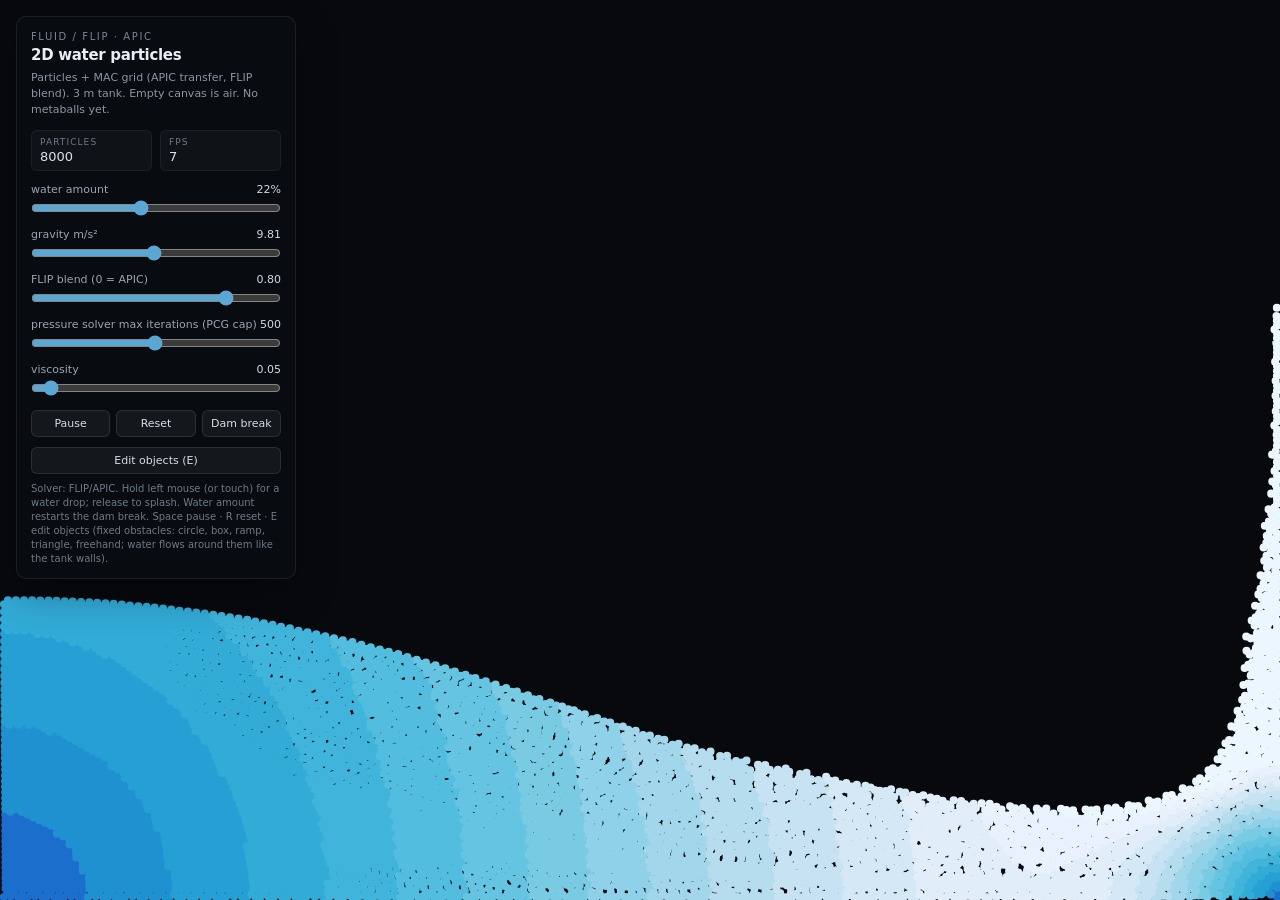
<file: index.html>
<!DOCTYPE html>
<html lang="en">
<head>
  <meta charset="UTF-8" />
  <meta name="viewport" content="width=device-width, initial-scale=1.0" />
  <title>2D Water Particles — FLIP/APIC</title>
  <link rel="stylesheet" href="style.css" />
</head>
<body>
  <canvas id="view"></canvas>
  <aside class="panel" id="panel">
    <header>
      <p class="kicker">fluid / flip · apic</p>
      <h1>2D water particles</h1>
      <p class="lede">Particles + MAC grid (APIC transfer, FLIP blend). 3 m tank. Empty canvas is air. No metaballs yet.</p>
    </header>

    <dl class="hud">
      <div><dt>particles</dt><dd id="hud-n">0</dd></div>
      <div><dt>fps</dt><dd id="hud-fps">—</dd></div>
    </dl>

    <label class="ctrl">
      <span>water amount <em id="val-n">22%</em></span>
      <input id="sl-n" type="range" autocomplete="off" min="8" max="40" step="1" value="22" />
    </label>
    <label class="ctrl">
      <span>gravity m/s² <em id="val-g">9.81</em></span>
      <input id="sl-g" type="range" autocomplete="off" min="0" max="20" step="0.01" value="9.81" />
    </label>
    <label class="ctrl">
      <span>FLIP blend (0 = APIC) <em id="val-flip">0.80</em></span>
      <input id="sl-flip" type="range" autocomplete="off" min="0" max="1" step="0.01" value="0.8" />
    </label>
    <label class="ctrl">
      <span>pressure solver max iterations (PCG cap) <em id="val-iters">500</em></span>
      <input id="sl-iters" type="range" autocomplete="off" min="10" max="1000" step="10" value="500" />
    </label>
    <label class="ctrl">
      <span>viscosity <em id="val-mu">0.05</em></span>
      <input id="sl-mu" type="range" autocomplete="off" min="0" max="1" step="0.01" value="0.05" />
    </label>

    <div class="row">
      <button type="button" id="btn-pause">Pause</button>
      <button type="button" id="btn-reset">Reset</button>
      <button type="button" id="btn-dam">Dam break</button>
    </div>
    <div class="row">
      <button type="button" id="btn-edit">Edit objects (E)</button>
    </div>

    <section class="edit-panel" id="edit-panel" hidden>
      <p class="edit-title">Object edit mode <span id="edit-paused">sim paused</span> · <span id="edit-count">0</span> objects</p>
      <div class="tools" role="group" aria-label="Shape">
        <button type="button" data-tool="circle" title="Circle (1)"><kbd>1</kbd>Circle</button>
        <button type="button" data-tool="box" title="Box (2)"><kbd>2</kbd>Box</button>
        <button type="button" data-tool="ramp" title="Ramp (3)"><kbd>3</kbd>Ramp</button>
        <button type="button" data-tool="triangle" title="Triangle (4)"><kbd>4</kbd>Tri</button>
        <button type="button" data-tool="freehand" title="Freehand (5)"><kbd>5</kbd>Free</button>
      </div>
      <div class="row">
        <button type="button" id="btn-rot-l" title="Rotate left ([)">⟲ [</button>
        <button type="button" id="btn-rot-r" title="Rotate right (])">⟳ ]</button>
        <button type="button" id="btn-delete" title="Delete selected (Del)">Delete</button>
        <button type="button" id="btn-clear-obj" title="Remove all objects">Clear all</button>
      </div>
      <div class="row">
        <button type="button" id="btn-confirm" class="primary" title="Confirm (Enter)">Confirm ⏎</button>
        <button type="button" id="btn-cancel" title="Cancel (Esc)">Cancel</button>
        <button type="button" id="btn-done" title="Exit edit mode (E)">Done</button>
      </div>
      <p class="hint" id="edit-status"></p>
    </section>

    <p class="hint main-hint">Solver: FLIP/APIC. Hold left mouse (or touch) for a water drop; release to splash. Water amount restarts the dam break. Space pause · R reset · E edit objects (fixed obstacles: circle, box, ramp, triangle, freehand; water flows around them like the tank walls).</p>
    <p class="hint edit-hint">Drag on the canvas to place and size a shape (tap = default size; Freehand: hold and draw, release to close). Drag a shape to move it; rotate with [ ] , the mouse wheel or the round handle. Enter / Confirm commits (particles inside are removed), Esc / Cancel discards, Del deletes the selected object. E / Done exits and restores the previous pause state.</p>
  </aside>
  <script src="sim.js"></script>
</body>
</html>
</file>
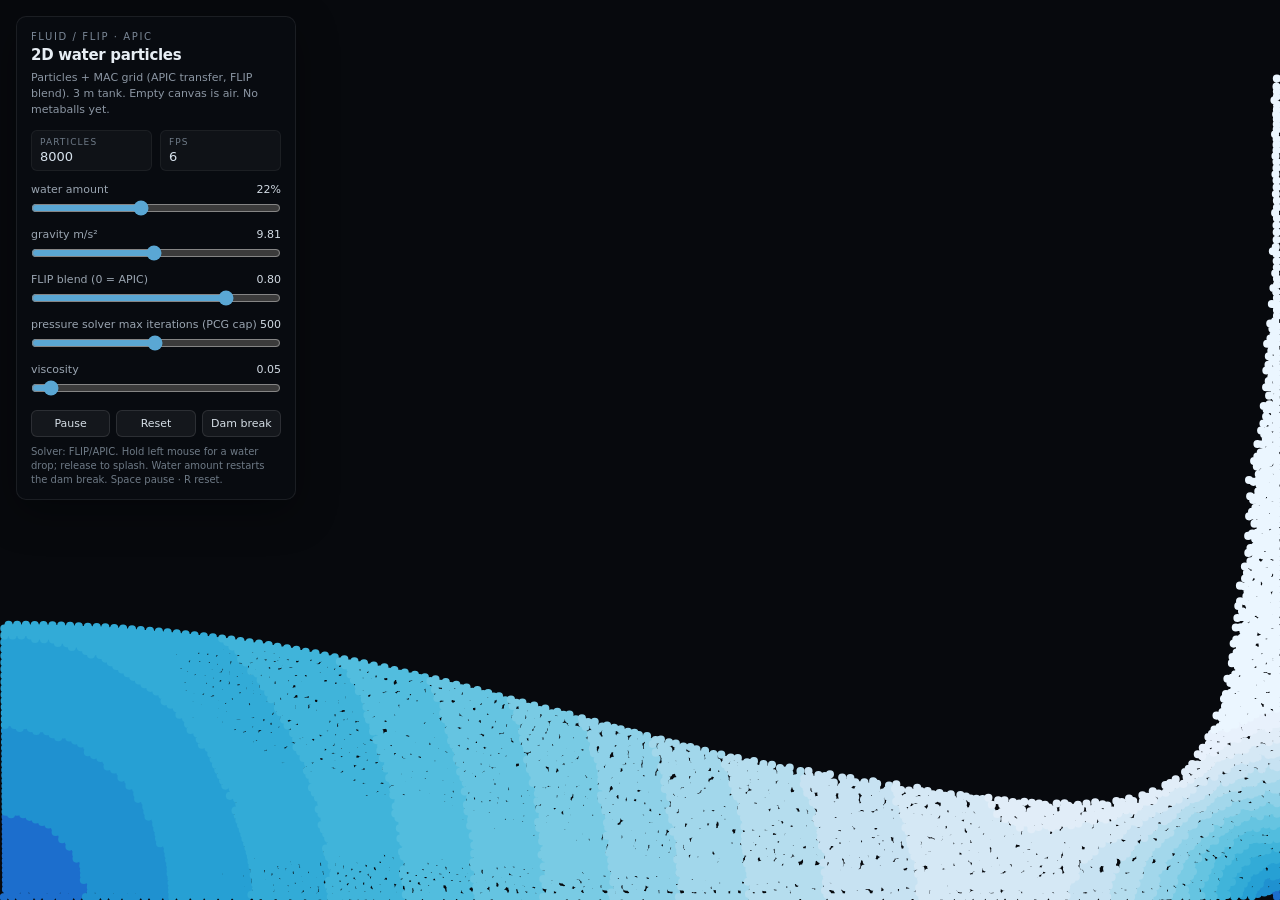
<file: backup_pre_objects/index.html>
<!DOCTYPE html>
<html lang="en">
<head>
  <meta charset="UTF-8" />
  <meta name="viewport" content="width=device-width, initial-scale=1.0" />
  <title>2D Water Particles — FLIP/APIC</title>
  <link rel="stylesheet" href="style.css" />
</head>
<body>
  <canvas id="view"></canvas>
  <aside class="panel" id="panel">
    <header>
      <p class="kicker">fluid / flip · apic</p>
      <h1>2D water particles</h1>
      <p class="lede">Particles + MAC grid (APIC transfer, FLIP blend). 3 m tank. Empty canvas is air. No metaballs yet.</p>
    </header>

    <dl class="hud">
      <div><dt>particles</dt><dd id="hud-n">0</dd></div>
      <div><dt>fps</dt><dd id="hud-fps">—</dd></div>
    </dl>

    <label class="ctrl">
      <span>water amount <em id="val-n">22%</em></span>
      <input id="sl-n" type="range" autocomplete="off" min="8" max="40" step="1" value="22" />
    </label>
    <label class="ctrl">
      <span>gravity m/s² <em id="val-g">9.81</em></span>
      <input id="sl-g" type="range" autocomplete="off" min="0" max="20" step="0.01" value="9.81" />
    </label>
    <label class="ctrl">
      <span>FLIP blend (0 = APIC) <em id="val-flip">0.80</em></span>
      <input id="sl-flip" type="range" autocomplete="off" min="0" max="1" step="0.01" value="0.8" />
    </label>
    <label class="ctrl">
      <span>pressure solver max iterations (PCG cap) <em id="val-iters">500</em></span>
      <input id="sl-iters" type="range" autocomplete="off" min="10" max="1000" step="10" value="500" />
    </label>
    <label class="ctrl">
      <span>viscosity <em id="val-mu">0.05</em></span>
      <input id="sl-mu" type="range" autocomplete="off" min="0" max="1" step="0.01" value="0.05" />
    </label>

    <div class="row">
      <button type="button" id="btn-pause">Pause</button>
      <button type="button" id="btn-reset">Reset</button>
      <button type="button" id="btn-dam">Dam break</button>
    </div>
    <p class="hint">Solver: FLIP/APIC. Hold left mouse for a water drop; release to splash. Water amount restarts the dam break. Space pause · R reset.</p>
  </aside>
  <script src="sim.js"></script>
</body>
</html>
</file>
<file: style.css>
*,
*::before,
*::after {
  box-sizing: border-box;
}

html,
body {
  margin: 0;
  height: 100%;
  background: #07090d;
  color: #c5ccd6;
  font-family: system-ui, -apple-system, Segoe UI, sans-serif;
  overflow: hidden;
}

#view {
  display: block;
  width: 100%;
  height: 100%;
  cursor: crosshair;
  touch-action: none; /* pointer events get touch drags (drops, object editing) instead of scroll/zoom */
}

.panel {
  position: fixed;
  top: 16px;
  left: 16px;
  width: min(280px, calc(100vw - 32px));
  padding: 14px 14px 12px;
  background: rgba(10, 13, 18, 0.72);
  border: 1px solid rgba(255, 255, 255, 0.08);
  border-radius: 10px;
  box-shadow: 0 12px 40px rgba(0, 0, 0, 0.35);
  backdrop-filter: blur(12px);
  -webkit-backdrop-filter: blur(12px);
  pointer-events: auto;
  user-select: none;
}

.kicker {
  margin: 0 0 4px;
  font-size: 10px;
  letter-spacing: 0.16em;
  text-transform: uppercase;
  color: #7a8796;
}

h1 {
  margin: 0;
  font-size: 15px;
  font-weight: 600;
  letter-spacing: -0.02em;
  color: #e8eef4;
}

.lede {
  margin: 6px 0 0;
  font-size: 11px;
  line-height: 1.45;
  color: #8b96a3;
}

.hud {
  display: grid;
  grid-template-columns: 1fr 1fr;
  gap: 8px;
  margin: 12px 0;
}

.hud div {
  padding: 6px 8px;
  background: rgba(255, 255, 255, 0.03);
  border: 1px solid rgba(255, 255, 255, 0.05);
  border-radius: 6px;
}

.hud dt {
  font-size: 9px;
  letter-spacing: 0.12em;
  text-transform: uppercase;
  color: #6f7b88;
}

.hud dd {
  margin: 2px 0 0;
  font-size: 13px;
  font-variant-numeric: tabular-nums;
  color: #d7e2ec;
}

.ctrl {
  display: block;
  margin: 0 0 8px;
}

.ctrl span {
  display: flex;
  justify-content: space-between;
  font-size: 11px;
  color: #9aa5b1;
}

.ctrl em {
  font-style: normal;
  font-variant-numeric: tabular-nums;
  color: #d2dbe4;
}

.ctrl input[type="range"] {
  width: 100%;
  margin: 4px 0 0;
  accent-color: #5aa7d4;
}

.row {
  display: flex;
  gap: 6px;
  margin: 10px 0 8px;
}

button {
  flex: 1;
  padding: 6px 8px;
  border: 1px solid rgba(255, 255, 255, 0.1);
  border-radius: 6px;
  background: rgba(255, 255, 255, 0.05);
  color: #d5dee6;
  font: 11px/1.2 system-ui, sans-serif;
  cursor: pointer;
}

button:hover {
  background: rgba(90, 167, 212, 0.16);
  border-color: rgba(90, 167, 212, 0.35);
}

.hint {
  margin: 0;
  font-size: 10px;
  line-height: 1.4;
  color: #6e7a86;
}

/* ---- Object Edit Mode ---------------------------------------------------- */
.panel {
  max-height: calc(100vh - 32px);
  overflow-y: auto;
  touch-action: manipulation; /* no double-tap-zoom delay on panel buttons (touch screens) */
}

.panel.editing .lede,
.panel.editing .ctrl,
.panel.editing .main-hint {
  display: none; /* more canvas for touch editing; sliders come back on exit */
}

.edit-hint {
  display: none;
}

.panel.editing .edit-hint {
  display: block;
  margin-top: 8px;
}

.edit-panel {
  margin: 4px 0 6px;
  padding: 8px;
  border: 1px solid rgba(90, 167, 212, 0.3);
  border-radius: 8px;
  background: rgba(90, 167, 212, 0.06);
}

.edit-panel[hidden] {
  display: none;
}

.edit-title {
  margin: 0 0 6px;
  font-size: 11px;
  color: #d7e2ec;
}

.edit-title span {
  color: #7a8796;
}

.edit-panel .row {
  margin: 6px 0;
}

.tools {
  display: grid;
  grid-template-columns: repeat(5, 1fr);
  gap: 4px;
}

.tools button {
  padding: 6px 2px;
  min-height: 34px;
}

.tools kbd {
  display: block;
  font: 9px/1 system-ui, sans-serif;
  color: #6f7b88;
  margin-bottom: 2px;
}

button.active,
button.primary:not(:disabled) {
  background: rgba(90, 167, 212, 0.22);
  border-color: rgba(90, 167, 212, 0.6);
  color: #eef6fb;
}

button:disabled {
  opacity: 0.4;
  cursor: default;
}

#edit-status:empty {
  display: none;
}

#edit-status {
  color: #9ec9e3;
}

@media (max-width: 600px) {
  /* phones: keep the edit toolbar compact so most of the tank stays touchable */
  .panel.editing header,
  .panel.editing .hud,
  .panel.editing .edit-hint {
    display: none;
  }
}
</file>
<file: backup_pre_objects/style.css>
*,
*::before,
*::after {
  box-sizing: border-box;
}

html,
body {
  margin: 0;
  height: 100%;
  background: #07090d;
  color: #c5ccd6;
  font-family: system-ui, -apple-system, Segoe UI, sans-serif;
  overflow: hidden;
}

#view {
  display: block;
  width: 100%;
  height: 100%;
  cursor: crosshair;
}

.panel {
  position: fixed;
  top: 16px;
  left: 16px;
  width: min(280px, calc(100vw - 32px));
  padding: 14px 14px 12px;
  background: rgba(10, 13, 18, 0.72);
  border: 1px solid rgba(255, 255, 255, 0.08);
  border-radius: 10px;
  box-shadow: 0 12px 40px rgba(0, 0, 0, 0.35);
  backdrop-filter: blur(12px);
  -webkit-backdrop-filter: blur(12px);
  pointer-events: auto;
  user-select: none;
}

.kicker {
  margin: 0 0 4px;
  font-size: 10px;
  letter-spacing: 0.16em;
  text-transform: uppercase;
  color: #7a8796;
}

h1 {
  margin: 0;
  font-size: 15px;
  font-weight: 600;
  letter-spacing: -0.02em;
  color: #e8eef4;
}

.lede {
  margin: 6px 0 0;
  font-size: 11px;
  line-height: 1.45;
  color: #8b96a3;
}

.hud {
  display: grid;
  grid-template-columns: 1fr 1fr;
  gap: 8px;
  margin: 12px 0;
}

.hud div {
  padding: 6px 8px;
  background: rgba(255, 255, 255, 0.03);
  border: 1px solid rgba(255, 255, 255, 0.05);
  border-radius: 6px;
}

.hud dt {
  font-size: 9px;
  letter-spacing: 0.12em;
  text-transform: uppercase;
  color: #6f7b88;
}

.hud dd {
  margin: 2px 0 0;
  font-size: 13px;
  font-variant-numeric: tabular-nums;
  color: #d7e2ec;
}

.ctrl {
  display: block;
  margin: 0 0 8px;
}

.ctrl span {
  display: flex;
  justify-content: space-between;
  font-size: 11px;
  color: #9aa5b1;
}

.ctrl em {
  font-style: normal;
  font-variant-numeric: tabular-nums;
  color: #d2dbe4;
}

.ctrl input[type="range"] {
  width: 100%;
  margin: 4px 0 0;
  accent-color: #5aa7d4;
}

.row {
  display: flex;
  gap: 6px;
  margin: 10px 0 8px;
}

button {
  flex: 1;
  padding: 6px 8px;
  border: 1px solid rgba(255, 255, 255, 0.1);
  border-radius: 6px;
  background: rgba(255, 255, 255, 0.05);
  color: #d5dee6;
  font: 11px/1.2 system-ui, sans-serif;
  cursor: pointer;
}

button:hover {
  background: rgba(90, 167, 212, 0.16);
  border-color: rgba(90, 167, 212, 0.35);
}

.hint {
  margin: 0;
  font-size: 10px;
  line-height: 1.4;
  color: #6e7a86;
}
</file>
